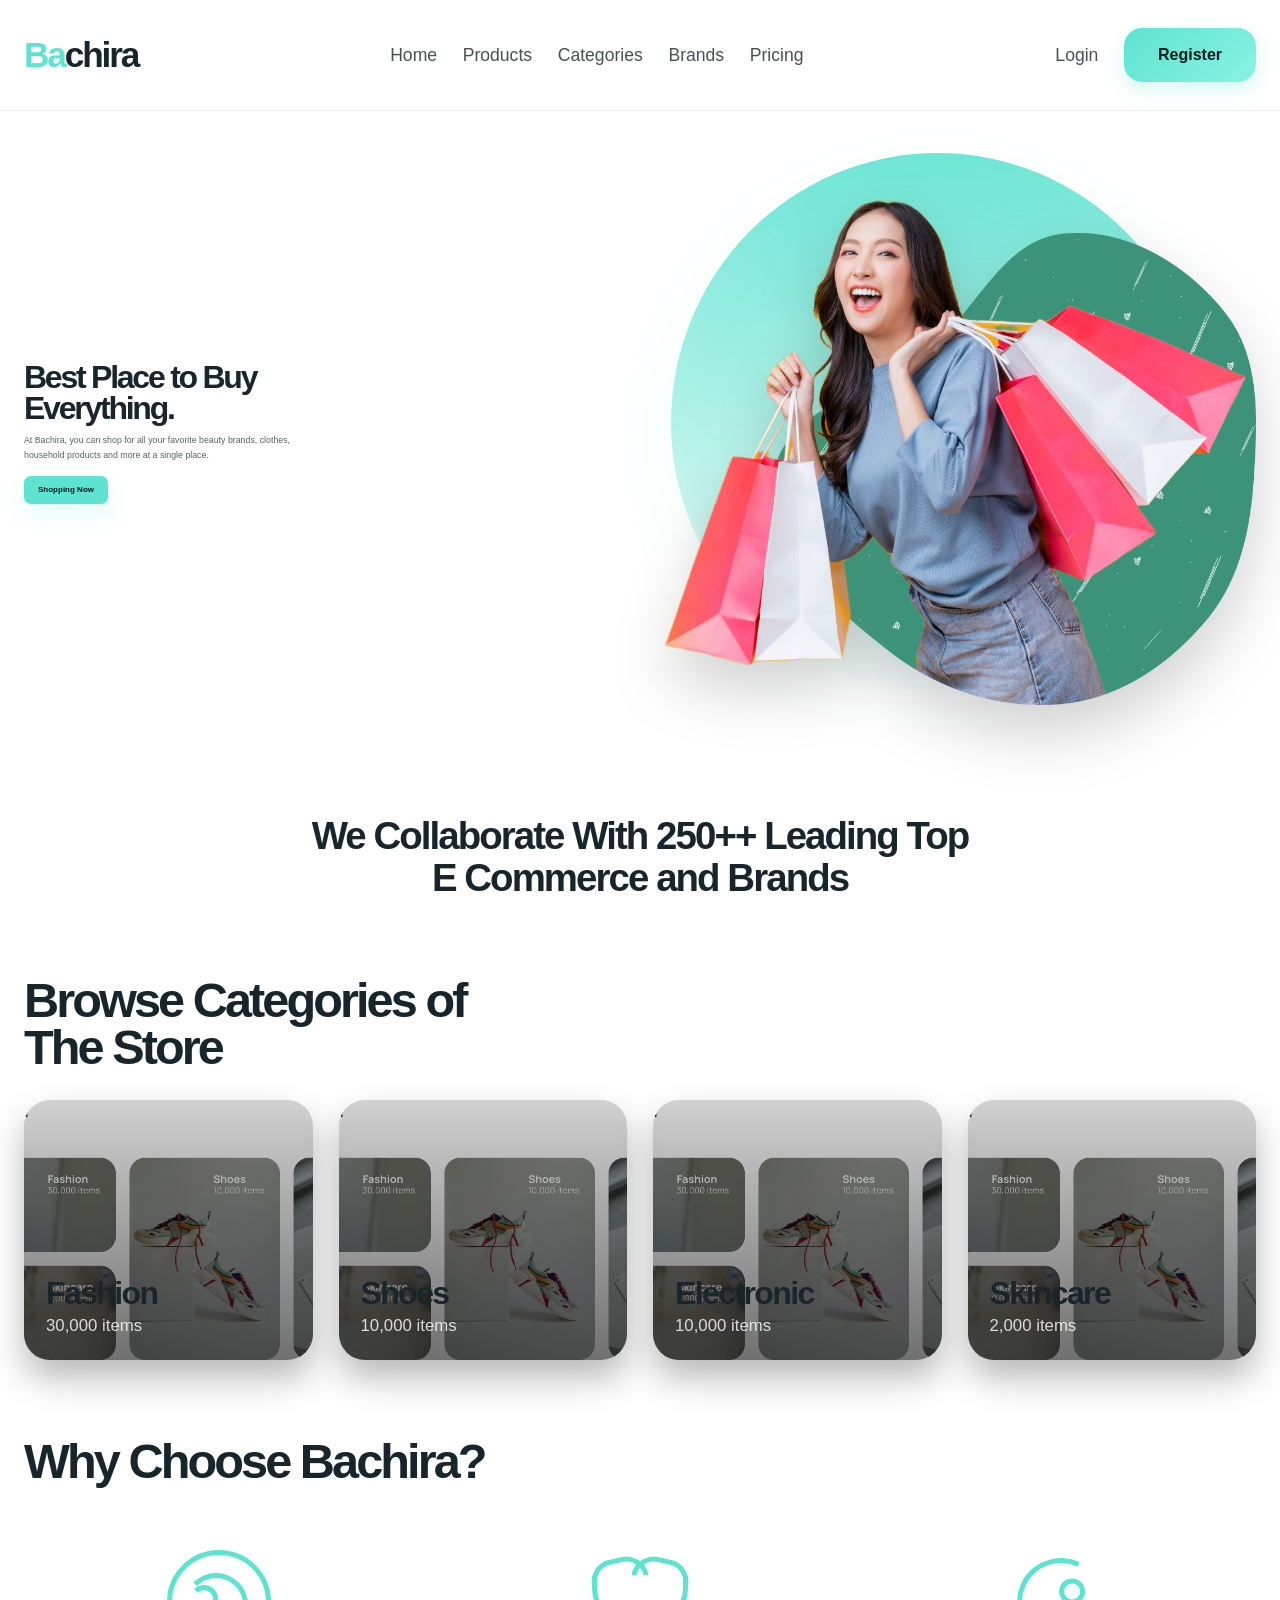
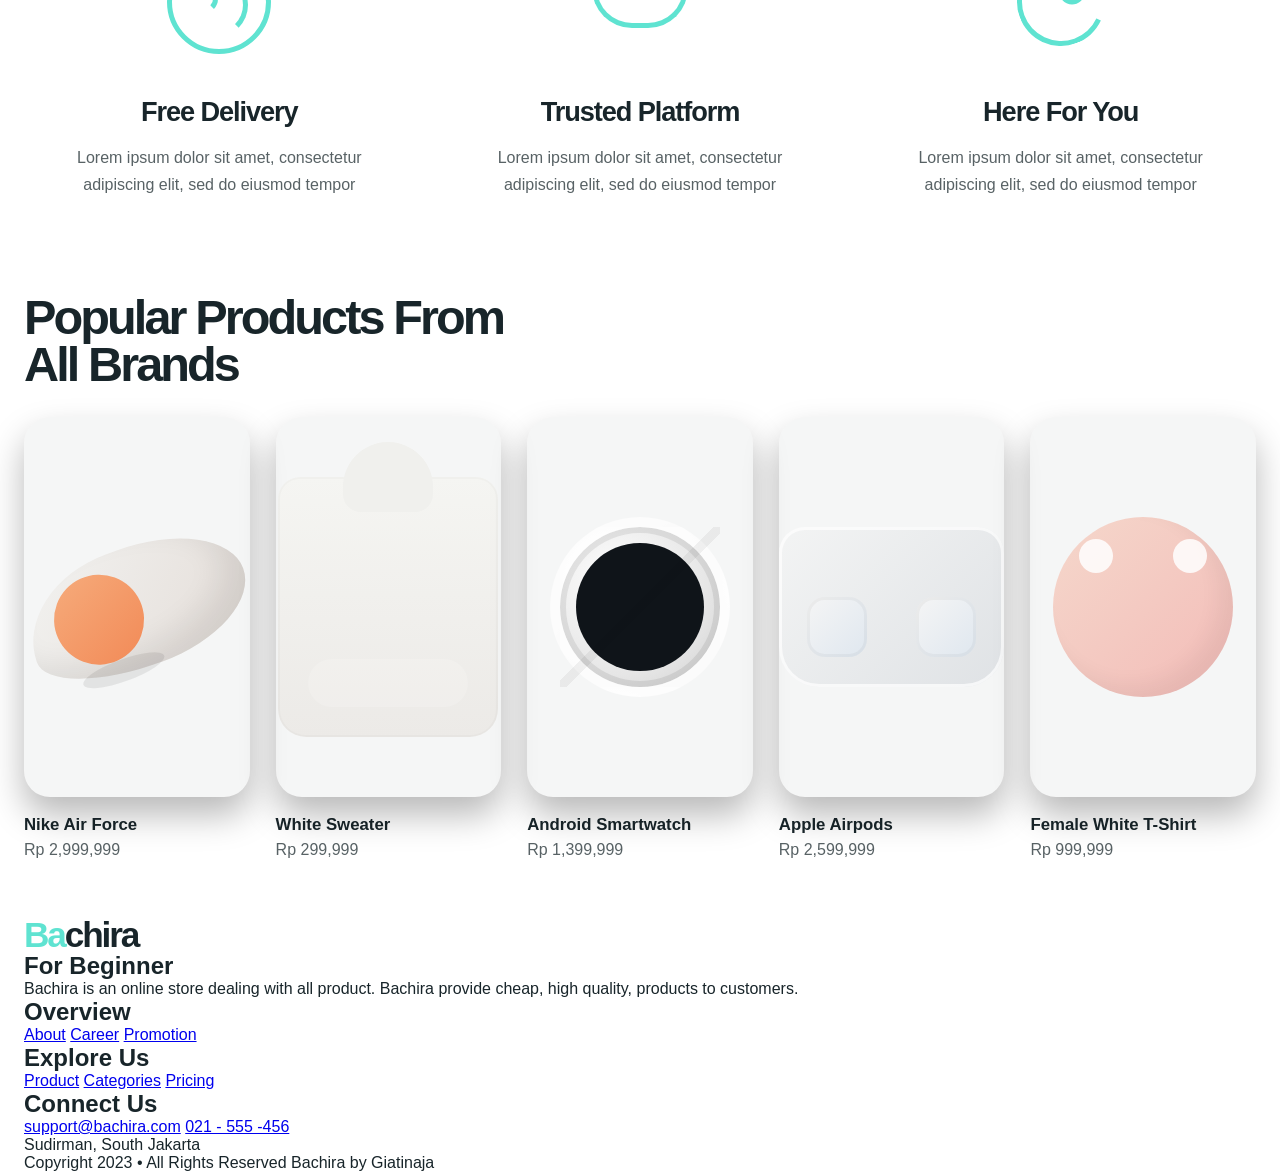
<file: praqtikuli samushao/mywebsite 4/index.html>
<!DOCTYPE html>
<html lang="en">
<head>
  <meta charset="UTF-8" />
  <meta name="viewport" content="width=device-width, initial-scale=1.0" />
  <title>Bachira Shop</title>
  <link rel="stylesheet" href="tamuna.css" />
</head>
<body>
  <div class="page-shell">
    <header class="site-header">
      <nav class="navbar container" aria-label="Main navigation">
        <a href="#" class="brand" aria-label="Bachira home"><span class="brand-accent">Ba</span>chira</a>

        <div class="nav-links">
          <a href="#">Home</a>
          <a href="#">Products</a>
          <a href="#">Categories</a>
          <a href="#">Brands</a>
          <a href="#">Pricing</a>
        </div>

        <div class="nav-actions">
          <a href="#" class="login-link">Login</a>
          <a href="#" class="register-btn">Register</a>
        </div>
      </nav>
    </header>

    <main>
      <section class="hero container">
        <div class="hero-copy">
          <h1>Best Place to Buy<br />Everything.</h1>
          <p class="hero-text">
            At Bachira, you can shop for all your favorite beauty brands, clothes,
            household products and more at a single place.
          </p>

          <div class="cta-row">
            <a href="#" class="primary-btn">Shopping Now</a>
          </div>
        </div>

        <div class="hero-visual" aria-label="Shopping hero artwork">
          <img src="hero_image.png" alt="Woman holding shopping bags" />
        </div>
      </section>

      <section class="collaboration-section container" aria-label="Our partners">
        <h2>We Collaborate With 250++ Leading Top<br />E Commerce and Brands</h2>
      </section>

      <section class="categories-section container" aria-labelledby="categories-title">
        <h2 id="categories-title">Browse Categories of<br />The Store</h2>

        <div class="category-grid">
          <article class="category-card fashion">
            <div class="card-label">
              <h3>Fashion</h3>
              <p>30,000 items</p>
            </div>
          </article>

          <article class="category-card shoes">
            <div class="card-label">
              <h3>Shoes</h3>
              <p>10,000 items</p>
            </div>
          </article>

          <article class="category-card electronics">
            <div class="card-label">
              <h3>Electronic</h3>
              <p>10,000 items</p>
            </div>
          </article>

          <article class="category-card skincare">
            <div class="card-label">
              <h3>Skincare</h3>
              <p>2,000 items</p>
            </div>
          </article>
        </div>
      </section>

      <section class="why-section container" aria-labelledby="why-title">
        <h2 id="why-title">Why Choose Bachira?</h2>

        <div class="why-grid">
          <article class="why-card">
            <div class="icon delivery-icon" aria-hidden="true">
              <span class="icon-circle"></span>
            </div>
            <h3>Free Delivery</h3>
            <p>Lorem ipsum dolor sit amet, consectetur adipiscing elit, sed do eiusmod tempor</p>
          </article>

          <article class="why-card">
            <div class="icon trusted-icon" aria-hidden="true">
              <span class="icon-hands"></span>
            </div>
            <h3>Trusted Platform</h3>
            <p>Lorem ipsum dolor sit amet, consectetur adipiscing elit, sed do eiusmod tempor</p>
          </article>

          <article class="why-card">
            <div class="icon support-icon" aria-hidden="true">
              <span class="icon-ring"></span>
            </div>
            <h3>Here For You</h3>
            <p>Lorem ipsum dolor sit amet, consectetur adipiscing elit, sed do eiusmod tempor</p>
          </article>
        </div>
      </section>

      <section class="products-section container" aria-labelledby="products-title">
        <h2 id="products-title">Popular Products From<br />All Brands</h2>

        <div class="product-grid">
          <article class="product-card">
            <div class="product-visual shoe-visual">
              <div class="shoe"></div>
            </div>
            <h3>Nike Air Force</h3>
            <p>Rp 2,999,999</p>
          </article>

          <article class="product-card">
            <div class="product-visual hoodie-visual">
              <div class="hoodie"></div>
            </div>
            <h3>White Sweater</h3>
            <p>Rp 299,999</p>
          </article>

          <article class="product-card">
            <div class="product-visual watch-visual">
              <div class="watch"></div>
            </div>
            <h3>Android Smartwatch</h3>
            <p>Rp 1,399,999</p>
          </article>

          <article class="product-card">
            <div class="product-visual earbuds-visual">
              <div class="earbuds-case"></div>
            </div>
            <h3>Apple Airpods</h3>
            <p>Rp 2,599,999</p>
          </article>

          <article class="product-card">
            <div class="product-visual female-visual">
              <div class="female-shoe"></div>
            </div>
            <h3>Female White T-Shirt</h3>
            <p>Rp 999,999</p>
          </article>
        </div>
      </section>
    </main>

    <footer class="site-footer">
      <div class="footer-grid container">
        <section class="footer-about" aria-label="About Bachira">
          <a href="#" class="brand"><span class="brand-accent">Ba</span>chira</a>
          <h2>For Beginner</h2>
          <p>Bachira is an online store dealing with all product. Bachira provide cheap, high quality, products to customers.</p>
        </section>

        <section class="footer-links" aria-label="Overview">
          <h2>Overview</h2>
          <a href="#">About</a>
          <a href="#">Career</a>
          <a href="#">Promotion</a>
        </section>

        <section class="footer-links" aria-label="Explore us">
          <h2>Explore Us</h2>
          <a href="#">Product</a>
          <a href="#">Categories</a>
          <a href="#">Pricing</a>
        </section>

        <section class="footer-links footer-contact" aria-label="Connect us">
          <h2>Connect Us</h2>
          <a href="mailto:support@bachira.com">support@bachira.com</a>
          <a href="tel:021555456">021 - 555 -456</a>
          <p>Sudirman, South Jakarta</p>
        </section>
      </div>

      <p class="copyright container">Copyright 2023 • All Rights Reserved Bachira by Giatinaja</p>
    </footer>
  </div>
</body>
</html>
</file>
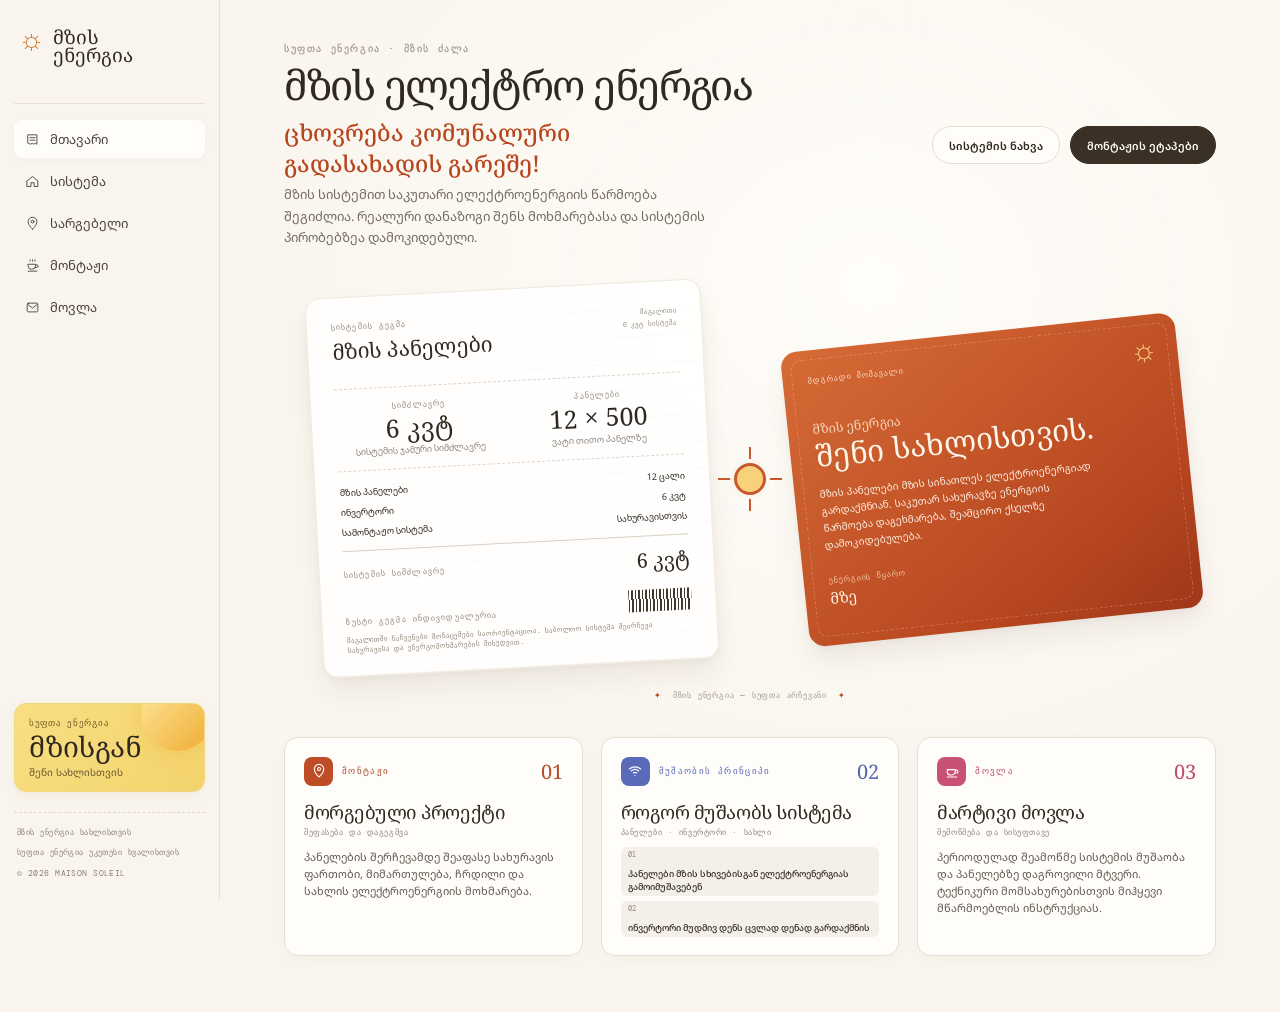
<file: praqtikuli samushao/mywebsit/8 ლექცია მზის პანელები/index.html>
<!doctype html>
<html lang="ka">
  <head>
    <meta charset="UTF-8" />
    <meta name="viewport" content="width=device-width, initial-scale=1.0" />
    <meta
      name="description"
      content="მზის ელექტრო ენერგია — ცხოვრება კომუნალური გადასახადის გარეშე! გაიგე მეტი მზის პანელებისა და სახლის მზის ელექტროსისტემის შესახებ."
    />
    <title>მზის ელექტრო ენერგია</title>
    <link rel="stylesheet" href="style.css" />
  </head>
  <body>
    <div class="guest-dashboard">
      <aside class="sidebar" aria-label="მზის პანელების გზამკვლევი">
        <a class="brand" href="#top" aria-label="მზის ენერგიის მთავარი გვერდი">
          <span class="brand-sun" aria-hidden="true">☼</span>
          <span>მზის<br />ენერგია</span>
        </a>

        <nav class="sidebar-nav" aria-label="გვერდის ნავიგაცია">
          <a class="nav-link is-active" href="#top" aria-current="page">
            <svg viewBox="0 0 24 24" aria-hidden="true"><path d="M5 4.5h14v15l-2.5-1.6-2.5 1.6-2.5-1.6L9 19.5l-4-1.6zM8 9h8M8 13h8" /></svg>
            <span>მთავარი</span>
          </a>
          <a class="nav-link" href="#receipt">
            <svg viewBox="0 0 24 24" aria-hidden="true"><path d="m3.5 11 8.5-7 8.5 7v9h-6v-6h-5v6h-6z" /></svg>
            <span>სისტემა</span>
          </a>
          <a class="nav-link" href="solar-benefits.html">
            <svg viewBox="0 0 24 24" aria-hidden="true"><path d="M12 21s7-6.1 7-12a7 7 0 1 0-14 0c0 5.9 7 12 7 12Z" /><circle cx="12" cy="9" r="2.3" /></svg>
            <span>სარგებელი</span>
          </a>
          <a class="nav-link" href="#installation">
            <svg viewBox="0 0 24 24" aria-hidden="true"><path d="M5 10h12v2a6 6 0 0 1-6 6h-1a5 5 0 0 1-5-5zM17 11h2a2 2 0 0 1 0 4h-3M8 5V3m4 2V3m4 2V3M5 21h14" /></svg>
            <span>მონტაჟი</span>
          </a>
          <a class="nav-link" href="#maintenance">
            <svg viewBox="0 0 24 24" aria-hidden="true"><rect x="3.5" y="5" width="17" height="14" rx="2" /><path d="m4.5 7 7.5 6 7.5-6" /></svg>
            <span>მოვლა</span>
          </a>
        </nav>

        <section class="weather-card" aria-label="მზის ენერგიის უპირატესობა">
          <div class="weather-sun" aria-hidden="true"></div>
          <p class="weather-label">სუფთა ენერგია</p>
          <p class="weather-temperature">მზისგან</p>
          <p class="weather-summary">შენი სახლისთვის</p>
        </section>

        <footer class="sidebar-footer">
          <p>მზის ენერგია სახლისთვის</p>
          <p>სუფთა ენერგია უკეთესი ხვალისთვის</p>
          <p>© 2026 Maison Soleil</p>
        </footer>
      </aside>

      <main id="top" class="main-content">
        <header class="page-header">
          <div>
            <p class="eyebrow">სუფთა ენერგია · მზის ძალა</p>
            <h1>მზის ელექტრო ენერგია</h1>
            <p class="hero-description">
              <strong>ცხოვრება კომუნალური გადასახადის გარეშე!</strong>
              <span>მზის სისტემით საკუთარი ელექტროენერგიის წარმოება შეგიძლია. რეალური დანაზოგი შენს მოხმარებასა და სისტემის პირობებზეა დამოკიდებული.</span>
            </p>
          </div>
          <div class="header-actions">
            <a class="button button-outline" href="#receipt">სისტემის ნახვა</a>
            <a class="button button-dark" href="#installation">მონტაჟის ეტაპები</a>
          </div>
        </header>

        <section class="stay-overview" aria-label="მზის ენერგიის სისტემა და მისი სარგებელი">
          <article class="receipt-card" id="receipt" aria-label="მზის პანელების სისტემის მონაცემები">
            <div class="receipt-heading">
              <div>
                <p class="receipt-label">სისტემის გეგმა</p>
                <h2>მზის პანელები</h2>
              </div>
              <p class="receipt-number">მაგალითი<br />6 კვტ სისტემა</p>
            </div>
            <div class="stay-dates">
              <div>
                <p class="receipt-label">სიმძლავრე</p>
                <p class="date">6 კვტ</p>
                <p class="date-note">სისტემის ჯამური სიმძლავრე</p>
              </div>
              <div>
                <p class="receipt-label">პანელები</p>
                <p class="date">12 × 500</p>
                <p class="date-note">ვატი თითო პანელზე</p>
              </div>
            </div>
            <div class="receipt-lines">
              <p><span>მზის პანელები</span><span>12 ცალი</span></p>
              <p><span>ინვერტორი</span><span>6 კვტ</span></p>
              <p><span>სამონტაჟო სისტემა</span><span>სახურავისთვის</span></p>
            </div>
            <div class="receipt-total">
              <span class="receipt-label">სისტემის სიმძლავრე</span>
              <strong>6 კვტ</strong>
            </div>
            <div class="receipt-barcode">
              <span class="receipt-label">ზუსტი გეგმა ინდივიდუალურია</span>
              <span class="barcode" aria-hidden="true"></span>
            </div>
            <p class="receipt-footnote">მაგალითში ნაჩვენები მონაცემები საორიენტაციოა. საბოლოო სისტემა შეირჩევა სახურავისა და ენერგომოხმარების მიხედვით.</p>
          </article>

          <div class="sun-illustration" aria-hidden="true">
            <span></span>
          </div>

          <article class="welcome-card" id="welcome">
            <span class="welcome-sun" aria-hidden="true">☼</span>
            <p class="welcome-kicker">მდგრადი მომავალი</p>
            <p class="welcome-intro">მზის ენერგია</p>
            <h2>შენი სახლისთვის.</h2>
            <p class="welcome-message">
              მზის პანელები მზის სინათლეს ელექტროენერგიად გარდაქმნიან. საკუთარ სახურავზე ენერგიის წარმოება დაგეხმარება, შეამცირო ქსელზე დამოკიდებულება.
            </p>
            <div class="welcome-room">
              <span>ენერგიის წყარო</span>
              <strong>მზე</strong>
            </div>
          </article>

          <p class="fan-hint"><span aria-hidden="true">✦</span> მზის ენერგია — სუფთა არჩევანი <span aria-hidden="true">✦</span></p>
        </section>

        <section class="info-grid" aria-label="მზის პანელების შესახებ">
          <article class="info-card" id="installation">
            <div class="info-topline">
              <span class="info-icon icon-arrival" aria-hidden="true">
                <svg viewBox="0 0 24 24"><path d="M12 21s7-6.1 7-12a7 7 0 1 0-14 0c0 5.9 7 12 7 12Z" /><circle cx="12" cy="9" r="2.3" /></svg>
              </span>
              <span class="info-category">მონტაჟი</span>
              <span class="info-number">01</span>
            </div>
            <h2>მორგებული პროექტი</h2>
            <p class="info-subtitle">შეფასება და დაგეგმვა</p>
            <p class="info-description">პანელების შერჩევამდე შეაფასე სახურავის ფართობი, მიმართულება, ჩრდილი და სახლის ელექტროენერგიის მოხმარება.</p>
          </article>

          <article class="info-card" id="system">
            <div class="info-topline">
              <span class="info-icon icon-wifi" aria-hidden="true">
                <svg viewBox="0 0 24 24"><path d="M3.5 9a13 13 0 0 1 17 0M6.5 12a8.5 8.5 0 0 1 11 0M9.5 15a4 4 0 0 1 5 0M12 19h.01" /></svg>
              </span>
              <span class="info-category">მუშაობის პრინციპი</span>
              <span class="info-number">02</span>
            </div>
            <h2>როგორ მუშაობს სისტემა</h2>
            <p class="info-subtitle">პანელები · ინვერტორი · სახლი</p>
            <div class="wifi-details">
              <p><span>01</span><strong>პანელები მზის სხივებისგან ელექტროენერგიას გამოიმუშავებენ</strong></p>
              <p><span>02</span><strong>ინვერტორი მუდმივ დენს ცვლად დენად გარდაქმნის</strong></p>
            </div>
          </article>

          <article class="info-card" id="maintenance">
            <div class="info-topline">
              <span class="info-icon icon-breakfast" aria-hidden="true">
                <svg viewBox="0 0 24 24"><path d="M5 10h12v2a6 6 0 0 1-6 6h-1a5 5 0 0 1-5-5zM17 11h2a2 2 0 0 1 0 4h-3M5 21h14" /></svg>
              </span>
              <span class="info-category">მოვლა</span>
              <span class="info-number">03</span>
            </div>
            <h2>მარტივი მოვლა</h2>
            <p class="info-subtitle">შემოწმება და სისუფთავე</p>
            <p class="info-description">პერიოდულად შეამოწმე სისტემის მუშაობა და პანელებზე დაგროვილი მტვერი. ტექნიკური მომსახურებისთვის მიჰყევი მწარმოებლის ინსტრუქციას.</p>
          </article>
        </section>

      </main>
    </div>
  </body>
</html>
</file>
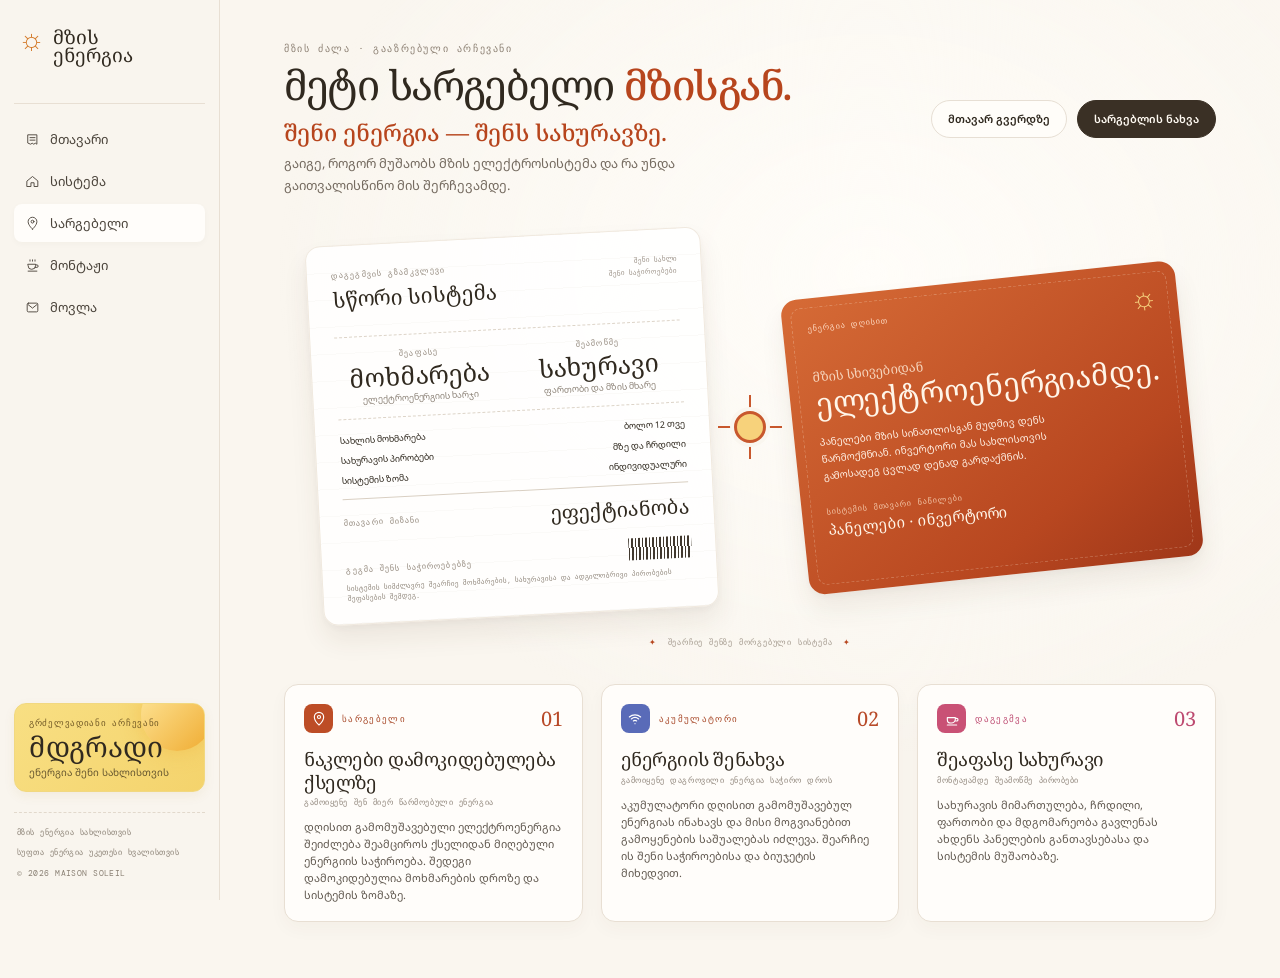
<file: praqtikuli samushao/mywebsit/8 ლექცია მზის პანელები/solar-benefits.html>
<!doctype html>
<html lang="ka">
  <head>
    <meta charset="UTF-8" />
    <meta name="viewport" content="width=device-width, initial-scale=1.0" />
    <meta
      name="description"
      content="გაიგე, როგორ მუშაობს მზის ენერგია, როდის გამოგადგება აკუმულატორი და რა უნდა გაითვალისწინო სისტემის შერჩევისას."
    />
    <title>მზის ენერგიის სარგებელი</title>
    <link rel="stylesheet" href="style.css" />
  </head>
  <body>
    <div class="guest-dashboard">
      <aside class="sidebar" aria-label="მზის ენერგიის გზამკვლევი">
        <a class="brand" href="index.html" aria-label="მთავარ გვერდზე დაბრუნება">
          <span class="brand-sun" aria-hidden="true">☼</span>
          <span>მზის<br />ენერგია</span>
        </a>

        <nav class="sidebar-nav" aria-label="გვერდის ნავიგაცია">
          <a class="nav-link" href="index.html">
            <svg viewBox="0 0 24 24" aria-hidden="true"><path d="M5 4.5h14v15l-2.5-1.6-2.5 1.6-2.5-1.6L9 19.5l-4-1.6zM8 9h8M8 13h8" /></svg>
            <span>მთავარი</span>
          </a>
          <a class="nav-link" href="#system-overview">
            <svg viewBox="0 0 24 24" aria-hidden="true"><path d="m3.5 11 8.5-7 8.5 7v9h-6v-6h-5v6h-6z" /></svg>
            <span>სისტემა</span>
          </a>
          <a class="nav-link is-active" href="#benefits" aria-current="page">
            <svg viewBox="0 0 24 24" aria-hidden="true"><path d="M12 21s7-6.1 7-12a7 7 0 1 0-14 0c0 5.9 7 12 7 12Z" /><circle cx="12" cy="9" r="2.3" /></svg>
            <span>სარგებელი</span>
          </a>
          <a class="nav-link" href="#installation">
            <svg viewBox="0 0 24 24" aria-hidden="true"><path d="M5 10h12v2a6 6 0 0 1-6 6h-1a5 5 0 0 1-5-5zM17 11h2a2 2 0 0 1 0 4h-3M8 5V3m4 2V3m4 2V3M5 21h14" /></svg>
            <span>მონტაჟი</span>
          </a>
          <a class="nav-link" href="#maintenance">
            <svg viewBox="0 0 24 24" aria-hidden="true"><rect x="3.5" y="5" width="17" height="14" rx="2" /><path d="m4.5 7 7.5 6 7.5-6" /></svg>
            <span>მოვლა</span>
          </a>
        </nav>

        <section class="weather-card" aria-label="მზის ენერგიის უპირატესობა">
          <div class="weather-sun" aria-hidden="true"></div>
          <p class="weather-label">გრძელვადიანი არჩევანი</p>
          <p class="weather-temperature">მდგრადი</p>
          <p class="weather-summary">ენერგია შენი სახლისთვის</p>
        </section>

        <footer class="sidebar-footer">
          <p>მზის ენერგია სახლისთვის</p>
          <p>სუფთა ენერგია უკეთესი ხვალისთვის</p>
          <p>© 2026 Maison Soleil</p>
        </footer>
      </aside>

      <main id="top" class="main-content">
        <header class="page-header">
          <div>
            <p class="eyebrow">მზის ძალა · გააზრებული არჩევანი</p>
            <h1>მეტი სარგებელი <em>მზისგან.</em></h1>
            <p class="hero-description">
              <strong>შენი ენერგია — შენს სახურავზე.</strong>
              <span>გაიგე, როგორ მუშაობს მზის ელექტროსისტემა და რა უნდა გაითვალისწინო მის შერჩევამდე.</span>
            </p>
          </div>
          <div class="header-actions">
            <a class="button button-outline" href="index.html">მთავარ გვერდზე</a>
            <a class="button button-dark" href="#benefits">სარგებლის ნახვა</a>
          </div>
        </header>

        <section class="stay-overview" id="system-overview" aria-label="მზის სისტემის დაგეგმვა">
          <article class="receipt-card" aria-label="სისტემის დაგეგმვის ძირითადი საკითხები">
            <div class="receipt-heading">
              <div>
                <p class="receipt-label">დაგეგმვის გზამკვლევი</p>
                <h2>სწორი სისტემა</h2>
              </div>
              <p class="receipt-number">შენი სახლი<br />შენი საჭიროებები</p>
            </div>
            <div class="stay-dates">
              <div>
                <p class="receipt-label">შეაფასე</p>
                <p class="date">მოხმარება</p>
                <p class="date-note">ელექტროენერგიის ხარჯი</p>
              </div>
              <div>
                <p class="receipt-label">შეამოწმე</p>
                <p class="date">სახურავი</p>
                <p class="date-note">ფართობი და მზის მხარე</p>
              </div>
            </div>
            <div class="receipt-lines">
              <p><span>სახლის მოხმარება</span><span>ბოლო 12 თვე</span></p>
              <p><span>სახურავის პირობები</span><span>მზე და ჩრდილი</span></p>
              <p><span>სისტემის ზომა</span><span>ინდივიდუალური</span></p>
            </div>
            <div class="receipt-total">
              <span class="receipt-label">მთავარი მიზანი</span>
              <strong>ეფექტიანობა</strong>
            </div>
            <div class="receipt-barcode">
              <span class="receipt-label">გეგმა შენს საჭიროებებზე</span>
              <span class="barcode" aria-hidden="true"></span>
            </div>
            <p class="receipt-footnote">სისტემის სიმძლავრე შეარჩიე მოხმარების, სახურავისა და ადგილობრივი პირობების შეფასების შემდეგ.</p>
          </article>

          <div class="sun-illustration" aria-hidden="true">
            <span></span>
          </div>

          <article class="welcome-card" aria-label="მზის ენერგიის მუშაობის პრინციპი">
            <span class="welcome-sun" aria-hidden="true">☼</span>
            <p class="welcome-kicker">ენერგია დღისით</p>
            <p class="welcome-intro">მზის სხივებიდან</p>
            <h2>ელექტროენერგიამდე.</h2>
            <p class="welcome-message">
              პანელები მზის სინათლისგან მუდმივ დენს წარმოქმნიან. ინვერტორი მას სახლისთვის გამოსადეგ ცვლად დენად გარდაქმნის.
            </p>
            <div class="welcome-room">
              <span>სისტემის მთავარი ნაწილები</span>
              <strong>პანელები · ინვერტორი</strong>
            </div>
          </article>

          <p class="fan-hint"><span aria-hidden="true">✦</span> შეარჩიე შენზე მორგებული სისტემა <span aria-hidden="true">✦</span></p>
        </section>

        <section class="info-grid" aria-label="მზის ენერგიის სარგებელი და დაგეგმვა">
          <article class="info-card" id="benefits">
            <div class="info-topline">
              <span class="info-icon icon-arrival" aria-hidden="true">
                <svg viewBox="0 0 24 24"><path d="M12 21s7-6.1 7-12a7 7 0 1 0-14 0c0 5.9 7 12 7 12Z" /><circle cx="12" cy="9" r="2.3" /></svg>
              </span>
              <span class="info-category">სარგებელი</span>
              <span class="info-number">01</span>
            </div>
            <h2>ნაკლები დამოკიდებულება ქსელზე</h2>
            <p class="info-subtitle">გამოიყენე შენ მიერ წარმოებული ენერგია</p>
            <p class="info-description">დღისით გამომუშავებული ელექტროენერგია შეიძლება შეამციროს ქსელიდან მიღებული ენერგიის საჭიროება. შედეგი დამოკიდებულია მოხმარების დროზე და სისტემის ზომაზე.</p>
          </article>

          <article class="info-card" id="installation">
            <div class="info-topline">
              <span class="info-icon icon-wifi" aria-hidden="true">
                <svg viewBox="0 0 24 24"><path d="M3.5 9a13 13 0 0 1 17 0M6.5 12a8.5 8.5 0 0 1 11 0M9.5 15a4 4 0 0 1 5 0M12 19h.01" /></svg>
              </span>
              <span class="info-category">აკუმულატორი</span>
              <span class="info-number">02</span>
            </div>
            <h2>ენერგიის შენახვა</h2>
            <p class="info-subtitle">გამოიყენე დაგროვილი ენერგია საჭირო დროს</p>
            <p class="info-description">აკუმულატორი დღისით გამომუშავებულ ენერგიას ინახავს და მისი მოგვიანებით გამოყენების საშუალებას იძლევა. შეარჩიე ის შენი საჭიროებისა და ბიუჯეტის მიხედვით.</p>
          </article>

          <article class="info-card" id="maintenance">
            <div class="info-topline">
              <span class="info-icon icon-breakfast" aria-hidden="true">
                <svg viewBox="0 0 24 24"><path d="M5 10h12v2a6 6 0 0 1-6 6h-1a5 5 0 0 1-5-5zM17 11h2a2 2 0 0 1 0 4h-3M5 21h14" /></svg>
              </span>
              <span class="info-category">დაგეგმვა</span>
              <span class="info-number">03</span>
            </div>
            <h2>შეაფასე სახურავი</h2>
            <p class="info-subtitle">მონტაჟამდე შეამოწმე პირობები</p>
            <p class="info-description">სახურავის მიმართულება, ჩრდილი, ფართობი და მდგომარეობა გავლენას ახდენს პანელების განთავსებასა და სისტემის მუშაობაზე.</p>
          </article>
        </section>
      </main>
    </div>
  </body>
</html>
</file>
<file: praqtikuli samushao/mywebsite 4/tamuna.css>
:root {
  --bg: #ffffff;
  --bg-soft: #f7f9f8;
  --surface: rgba(9, 31, 37, 0.04);
  --surface-strong: #f5f5f3;
  --text: #18252a;
  --muted: rgba(24, 37, 42, 0.72);
  --accent: #5fe3d1;
  --accent-strong: #3dc4b4;
  --yellow: #f4e63b;
  --green: #67d9b8;
  --card-dark: #0b1216;
  --shadow: 0 18px 35px rgba(0, 0, 0, 0.28);
}

* {
  margin: 0;
  padding: 0;
  box-sizing: border-box;
}

html {
  scroll-behavior: smooth;
}

body {
  font-family: Arial, Helvetica, sans-serif;
  background: var(--bg);
  color: var(--text);
}

html,
.page-shell {
  background-color: var(--bg);
}

img {
  max-width: 100%;
  display: block;
}

button,
a {
  font: inherit;
}

.page-shell {
  min-height: 100vh;
}

.container {
  width: min(1280px, calc(100% - 48px));
  margin: 0 auto;
}

.site-header {
  position: sticky;
  top: 0;
  z-index: 20;
  background: rgba(255, 255, 255, 0.9);
  -webkit-backdrop-filter: blur(18px);
  backdrop-filter: blur(18px);
  border-bottom: 1px solid rgba(24, 37, 42, 0.08);
}

.navbar {
  display: flex;
  align-items: center;
  justify-content: space-between;
  min-height: 110px;
  gap: 32px;
}

.brand {
  text-decoration: none;
  color: var(--text);
  font-size: clamp(2.2rem, 2vw, 3.2rem);
  font-weight: 700;
  letter-spacing: -0.06em;
  line-height: 1;
}

.brand-accent {
  color: var(--accent);
}

.nav-links,
.nav-actions {
  display: flex;
  align-items: center;
  gap: clamp(18px, 2vw, 34px);
}

.nav-links a,
.login-link {
  color: rgba(24, 37, 42, 0.8);
  text-decoration: none;
  font-size: 1.1rem;
  transition: color 0.25s ease, opacity 0.25s ease;
}

.nav-links a:hover,
.login-link:hover {
  color: var(--accent);
}

.register-btn {
  display: inline-flex;
  align-items: center;
  justify-content: center;
  min-width: 132px;
  min-height: 54px;
  padding: 0 28px;
  text-decoration: none;
  color: #031b20;
  background: linear-gradient(135deg, var(--accent), #88f3e0);
  border-radius: 18px;
  font-weight: 700;
  box-shadow: 0 8px 18px rgba(95, 227, 209, 0.25);
}

.hero {
  display: grid;
  grid-template-columns: 1.05fr 1fr;
  align-items: center;
  padding: 20px 0 36px;
  gap: 18px;
}

.hero-copy {
  position: relative;
  z-index: 1;
  justify-self: start;
  text-align: left;
  grid-column: 1;
  grid-row: 1;
}

.eyebrow {
  display: inline-block;
  margin-bottom: 9px;
  color: var(--accent);
  letter-spacing: 0.08em;
  text-transform: uppercase;
  font-size: 0.36rem;
  font-weight: 700;
}

.hero h1 {
  font-size: clamp(1.6rem, 2.5vw, 2.6rem);
  line-height: 0.95;
  letter-spacing: -0.07em;
  font-weight: 800;
  margin-bottom: 10px;
  max-width: 310px;
}

.hero h1 span {
  color: var(--accent);
}

.hero-text {
  font-size: 0.55rem;
  line-height: 1.7;
  color: var(--muted);
  max-width: 280px;
  margin: 0 0 13px;
}

.cta-row {
  display: flex;
  flex-wrap: wrap;
  justify-content: flex-start;
  gap: 9px;
  margin-bottom: 16px;
}

.primary-btn,
.secondary-btn {
  display: inline-flex;
  align-items: center;
  justify-content: center;
  text-decoration: none;
  border-radius: 7px;
  min-height: 28px;
  padding: 0 14px;
  font-weight: 700;
  font-size: 0.5rem;
  transition: transform 0.2s ease, box-shadow 0.2s ease;
}

.primary-btn {
  background: var(--accent);
  color: #06171d;
  box-shadow: 0 10px 24px rgba(95, 227, 209, 0.18);
}

.secondary-btn {
  border: 1px solid rgba(24, 37, 42, 0.18);
  color: var(--text);
  background: rgba(24, 37, 42, 0.02);
}

.primary-btn:hover,
.secondary-btn:hover,
.register-btn:hover {
  transform: translateY(-1px);
}

.hero-metrics {
  list-style: none;
  display: flex;
  flex-wrap: wrap;
  justify-content: flex-start;
  gap: 9px;
  padding: 0;
}

.hero-metrics li {
  min-width: 75px;
}

.hero-metrics strong {
  display: block;
  color: var(--text);
  font-size: clamp(0.85rem, 1vw, 1.25rem);
  line-height: 1;
  letter-spacing: -0.05em;
  margin-bottom: 3px;
}

.hero-metrics span {
  color: var(--muted);
  font-size: 0.475rem;
}

.hero-visual {
  position: relative;
  min-height: 620px;
  display: flex;
  align-items: center;
  justify-content: center;
  grid-column: 2;
  grid-row: 1;
}

.hero-visual::before {
  content: "";
  position: absolute;
  right: 52px;
  top: 22px;
  width: min(540px, 90%);
  height: 540px;
  background: linear-gradient(180deg, rgba(95, 227, 209, 0.9), rgba(0, 0, 0, 0));
  border-radius: 50% 50% 48% 52% / 50% 50% 50% 50%;
  filter: drop-shadow(0 28px 26px rgba(95, 227, 209, 0.18));
}

.hero-visual img {
  position: relative;
  z-index: 2;
  width: min(680px, 100%);
  filter: drop-shadow(0 28px 30px rgba(0, 0, 0, 0.18));
}

.collaboration-section {
  padding: 28px 0 58px;
  text-align: center;
}

.collaboration-section h2 {
  font-size: clamp(1.7rem, 3vw, 2.8rem);
  line-height: 1.1;
  letter-spacing: -0.05em;
}

.categories-section,
.products-section,
.why-section {
  padding-top: 20px;
  padding-bottom: 58px;
}

.categories-section h2,
.products-section h2,
.why-section h2 {
  font-size: clamp(2.6rem, 3.8vw, 4.6rem);
  letter-spacing: -0.06em;
  line-height: 0.95;
  margin-bottom: 30px;
  font-weight: 800;
}

.categories-section h2 span,
.why-section h2 span {
  color: var(--accent);
}

.category-grid {
  display: grid;
  grid-template-columns: repeat(4, minmax(0, 1fr));
  gap: 26px;
}

.category-card {
  position: relative;
  min-height: 260px;
  border-radius: 26px;
  overflow: hidden;
  box-shadow: var(--shadow);
  display: flex;
  align-items: flex-end;
  padding: 24px 22px;
  background-size: cover;
  background-position: center;
}

.category-card::before {
  content: "";
  position: absolute;
  inset: 0;
  background: linear-gradient(180deg, rgba(0, 0, 0, 0.18), rgba(0, 0, 0, 0.56));
}

.card-label {
  position: relative;
  z-index: 1;
}

.category-card h3 {
  font-size: clamp(2rem, 2.5vw, 3rem);
  letter-spacing: -0.05em;
  font-weight: 700;
  margin-bottom: 4px;
}

.category-card p {
  color: rgba(255, 255, 255, 0.82);
  font-size: 1.05rem;
}

.category-card.fashion {
  background-image: url('Categories.png');
}

.category-card.shoes {
  background-image: url('Categories.png');
}

.category-card.skincare {
  background-image: url('Categories.png');
}

.category-card.electronics {
  background-image: url('Categories.png');
}

.product-grid {
  display: grid;
  grid-template-columns: repeat(5, minmax(0, 1fr));
  gap: 26px;
}

.product-card {
  min-width: 0;
}

.product-visual {
  position: relative;
  height: 380px;
  border-radius: 26px;
  overflow: hidden;
  background: var(--surface);
  box-shadow: var(--shadow);
  display: flex;
  align-items: center;
  justify-content: center;
  margin-bottom: 18px;
}

.product-card h3 {
  font-size: 1.05rem;
  margin-bottom: 6px;
  font-weight: 700;
}

.product-card p {
  color: var(--muted);
}

.shoe {
  position: relative;
  width: 250px;
  height: 120px;
  background: linear-gradient(135deg, #f2f2f0, #e4ddd8);
  border-radius: 45% 50% 48% 52% / 65% 50% 50% 35%;
  transform: rotate(-20deg);
  box-shadow: inset -18px -18px 30px rgba(0, 0, 0, 0.08);
}

.shoe::before,
.shoe::after {
  content: "";
  position: absolute;
  border-radius: 50%;
}

.shoe::before {
  width: 90px;
  height: 90px;
  background: linear-gradient(135deg, #f6ab7b, #f28a57);
  left: 28px;
  top: 14px;
  transform: rotate(18deg);
}

.shoe::after {
  width: 86px;
  height: 22px;
  left: 36px;
  bottom: -6px;
  background: rgba(0, 0, 0, 0.08);
  border-radius: 50%;
}

.hoodie {
  width: 220px;
  height: 260px;
  border-radius: 22px 22px 28px 28px;
  background: linear-gradient(180deg, #f5f5f2, #eceae7);
  position: relative;
  box-shadow: inset 0 0 0 2px rgba(0, 0, 0, 0.02);
}

.hoodie::before,
.hoodie::after {
  content: "";
  position: absolute;
  background: #f0f0ed;
}

.hoodie::before {
  width: 90px;
  height: 70px;
  left: 65px;
  top: -35px;
  border-radius: 45px 45px 18px 18px;
}

.hoodie::after {
  width: 160px;
  height: 48px;
  left: 30px;
  bottom: 30px;
  border-radius: 100px;
  background: rgba(255, 255, 255, 0.15);
}

.watch {
  position: relative;
  width: 180px;
  height: 180px;
  border-radius: 50%;
  background: radial-gradient(circle at 35% 35%, #fff, #e6e6e6 62%, #cecece 100%);
  border: 10px solid rgba(255, 255, 255, 0.9);
  box-shadow: inset 0 0 0 6px rgba(0, 0, 0, 0.08);
}

.watch::before {
  content: "";
  position: absolute;
  inset: 16px;
  border-radius: 50%;
  background: #0f1419;
}

.watch::after {
  content: "";
  position: absolute;
  inset: 0;
  background: linear-gradient(135deg, transparent 48%, rgba(0, 0, 0, 0.05) 48% 52%, transparent 52%);
}

.earbuds-case {
  position: relative;
  width: 230px;
  height: 160px;
  border-radius: 26px 26px 40px 40px;
  background: linear-gradient(135deg, #f3f4f4, #dfe2e5);
  box-shadow: inset 0 0 0 3px rgba(255, 255, 255, 0.72);
}

.earbuds-case::before,
.earbuds-case::after {
  content: "";
  position: absolute;
  width: 60px;
  height: 60px;
  border-radius: 18px;
  background: linear-gradient(135deg, #f5f5f5, #dfe7ef);
  box-shadow: inset 0 0 0 3px rgba(0, 0, 0, 0.04);
}

.earbuds-case::before {
  left: 28px;
  bottom: 30px;
}

.earbuds-case::after {
  right: 28px;
  bottom: 30px;
}

.female-shoe {
  position: relative;
  width: 180px;
  height: 180px;
  border-radius: 50%;
  background: linear-gradient(135deg, #f5d7cb, #f3bcb8);
  box-shadow: inset -14px -12px 20px rgba(0, 0, 0, 0.05);
}

.female-shoe::before,
.female-shoe::after {
  content: "";
  position: absolute;
  background: rgba(255, 255, 255, 0.85);
  border-radius: 50%;
}

.female-shoe::before {
  width: 34px;
  height: 34px;
  left: 26px;
  top: 22px;
}

.female-shoe::after {
  width: 34px;
  height: 34px;
  right: 26px;
  top: 22px;
}

.why-grid {
  display: grid;
  grid-template-columns: repeat(3, minmax(0, 1fr));
  gap: 30px;
  text-align: center;
}

.why-card {
  padding: 18px 20px;
}

.icon {
  width: 140px;
  height: 140px;
  margin: 0 auto 24px;
  position: relative;
  display: grid;
  place-items: center;
  color: var(--accent);
}

.icon-circle {
  position: absolute;
  inset: 18px;
  border: 5px solid currentColor;
  border-radius: 50%;
}

.icon-circle::before,
.icon-circle::after {
  content: "";
  position: absolute;
  border: 5px solid currentColor;
  border-left-color: transparent;
  border-bottom-color: transparent;
  border-radius: 50%;
}

.icon-circle::before {
  width: 54px;
  height: 54px;
  right: 18px;
  top: 18px;
}

.icon-circle::after {
  width: 18px;
  height: 18px;
  left: 18px;
  top: 30px;
}

.icon-hands {
  position: relative;
  width: 96px;
  height: 52px;
  display: block;
  border: 5px solid currentColor;
  border-top: 0;
  border-radius: 0 0 40px 40px;
}

.icon-hands::before,
.icon-hands::after {
  content: "";
  position: absolute;
  width: 48px;
  height: 18px;
  border: 5px solid currentColor;
  border-bottom: 0;
  border-radius: 24px 24px 0 0;
  top: -18px;
}

.icon-hands::before {
  left: -8px;
  transform: rotate(-12deg);
}

.icon-hands::after {
  right: -8px;
  transform: rotate(12deg);
}

.icon-ring {
  position: relative;
  width: 88px;
  height: 88px;
  border: 5px solid currentColor;
  border-right-color: transparent;
  border-radius: 50%;
  transform: rotate(-20deg);
}

.icon-ring::before {
  content: "";
  position: absolute;
  width: 16px;
  height: 16px;
  border: 5px solid currentColor;
  border-radius: 50%;
  right: 12px;
  top: 20px;
  background: rgba(95, 227, 209, 0.06);
}

.why-card h3 {
  font-size: clamp(1.7rem, 2vw, 2.5rem);
  letter-spacing: -0.04em;
  margin-bottom: 16px;
}

.why-card p {
  font-size: 1rem;
  line-height: 1.7;
  color: var(--muted);
}

@media (max-width: 1100px) {
  .navbar {
    flex-wrap: wrap;
    justify-content: center;
    padding: 20px 0;
  }

  .category-grid {
    grid-template-columns: repeat(2, minmax(0, 1fr));
  }

  .product-grid {
    grid-template-columns: repeat(3, minmax(0, 1fr));
  }
}

@media (max-width: 760px) {
  .container {
    width: min(100% - 24px, 1280px);
  }

  .nav-links {
    flex-wrap: wrap;
    justify-content: center;
  }

  .brand {
    font-size: 2.2rem;
  }

  .hero {
    padding-top: 24px;
    grid-template-columns: 1fr;
    text-align: left;
  }

  .hero-copy,
  .hero-visual {
    grid-column: 1;
    grid-row: auto;
  }

  .hero-copy {
    justify-self: start;
    text-align: left;
  }

  .hero-text {
    margin-left: 0;
    margin-right: 0;
  }

  .cta-row {
    justify-content: flex-start;
  }

  .hero-metrics {
    justify-content: flex-start;
  }

  .category-grid,
  .product-grid,
  .why-grid {
    grid-template-columns: 1fr;
  }

  .product-visual {
    height: 300px;
  }

  .categories-section h2,
  .products-section h2,
  .why-section h2 {
    margin-bottom: 22px;
  }
}
</file>
<file: praqtikuli samushao/mywebsit/8 ლექცია მზის პანელები/style.css>
@import url("https://fonts.googleapis.com/css2?family=DM+Mono:wght@400;500&family=Noto+Sans+Georgian:wght@400;500;600;700&family=Noto+Serif+Georgian:wght@400;500&display=swap");

:root {
  color-scheme: light;
  --paper: #faf6ef;
  --paper-deep: #f3ece1;
  --ink: #30291f;
  --muted: #8c8275;
  --line: #e8dfd3;
  --rust: #b7451d;
  --rust-deep: #9f3515;
  --serif: "Noto Serif Georgian", Georgia, serif;
  --sans: "Noto Sans Georgian", Arial, sans-serif;
  --mono: "DM Mono", "Courier New", monospace;
  font-family: var(--sans);
  color: var(--ink);
  background: var(--paper);
  font-synthesis: none;
  text-rendering: optimizeLegibility;
}

* {
  box-sizing: border-box;
}

html {
  min-width: 320px;
  scroll-behavior: smooth;
}

body {
  min-width: 320px;
  min-height: 100vh;
  margin: 0;
  background:
    radial-gradient(ellipse at 68% 28%, #fffdf9 0, transparent 37rem),
    var(--paper);
}

button,
a {
  -webkit-tap-highlight-color: transparent;
}

button {
  font: inherit;
}

.guest-dashboard {
  display: flex;
  min-height: 100vh;
}

.sidebar {
  position: sticky;
  top: 0;
  display: flex;
  flex-direction: column;
  flex: 0 0 220px;
  height: 100vh;
  min-height: 620px;
  padding: 28px 14px 20px;
  border-right: 1px solid var(--line);
  background: #f9f5ee;
}

.brand {
  display: flex;
  align-items: flex-start;
  gap: 8px;
  min-height: 76px;
  padding: 0 4px 21px;
  border-bottom: 1px solid var(--line);
  color: var(--ink);
  font-family: var(--serif);
  font-size: 19px;
  line-height: 0.96;
  text-decoration: none;
}

.brand-sun {
  color: #d37826;
  font-family: Georgia, serif;
  font-size: 29px;
  line-height: 0.8;
}

.sidebar-nav {
  display: flex;
  flex-direction: column;
  gap: 4px;
  padding-top: 16px;
}

.nav-link {
  display: flex;
  align-items: center;
  gap: 10px;
  min-height: 38px;
  padding: 0 10px;
  border: 1px solid transparent;
  border-radius: 8px;
  color: #4a433a;
  font-size: 13px;
  text-decoration: none;
  transition: background-color 160ms ease, border-color 160ms ease, color 160ms ease;
}

.nav-link:hover,
.nav-link:focus-visible {
  border-color: #f0c943;
  background: #f7d857;
  color: #30291f;
  outline: none;
}

.nav-link.is-active {
  background: #fffdfa;
  box-shadow: 0 2px 6px #4c321008;
}

.nav-link svg {
  width: 15px;
  height: 15px;
  flex: 0 0 15px;
  fill: none;
  stroke: currentColor;
  stroke-linecap: round;
  stroke-linejoin: round;
  stroke-width: 1.45;
}

.nav-alert {
  display: flex;
  align-items: center;
  justify-content: center;
  width: 15px;
  height: 15px;
  margin-left: auto;
  border-radius: 50%;
  color: #fff;
  background: var(--rust);
  font-family: var(--mono);
  font-size: 9px;
}

.weather-card {
  position: relative;
  overflow: hidden;
  margin-top: auto;
  padding: 13px 14px 12px;
  border: 1px solid #f1d880;
  border-radius: 12px;
  background: linear-gradient(130deg, #f8df83, #f4d36c);
  box-shadow: 0 4px 12px #9a6d1a12;
}

.weather-card p {
  position: relative;
  margin: 0;
}

.weather-label {
  color: #725a26;
  font-family: var(--mono);
  font-size: 9px;
  letter-spacing: 0.08em;
  text-transform: uppercase;
}

.weather-temperature {
  margin-top: 2px !important;
  font-family: var(--serif);
  font-size: 28px;
  line-height: 1.1;
}

.weather-summary {
  margin-top: 3px !important;
  color: #65562f;
  font-size: 10px;
}

.weather-sun {
  position: absolute;
  top: -25px;
  right: -9px;
  width: 72px;
  height: 72px;
  border-radius: 50%;
  background: linear-gradient(135deg, #ffeaa0, #efaa2f);
  box-shadow: 0 0 22px #efaa2f70;
}

.sidebar-footer {
  display: flex;
  flex-direction: column;
  gap: 8px;
  margin-top: 20px;
  padding: 13px 3px 0;
  border-top: 1px dashed #e2d9cc;
  color: #8a8074;
  font-family: var(--mono);
  font-size: 8px;
  letter-spacing: 0.055em;
  line-height: 1.6;
  text-transform: uppercase;
}

.sidebar-footer p {
  margin: 0;
}

.main-content {
  flex: 1 1 auto;
  min-width: 0;
  width: min(100%, 1500px);
  margin: 0 auto;
  padding: 42px clamp(28px, 5vw, 88px) 56px;
}

.page-header {
  display: flex;
  align-items: center;
  justify-content: space-between;
  gap: 24px;
  min-height: 65px;
}

.eyebrow,
.receipt-footnote,
.receipt-label,
.receipt-number,
.welcome-kicker,
.welcome-room span,
.info-category,
.info-subtitle {
  font-family: var(--mono);
  text-transform: uppercase;
}

.eyebrow {
  margin: 0 0 7px;
  color: #8d8174;
  font-size: 10px;
  letter-spacing: 0.16em;
}

.page-header h1 {
  margin: 0;
  font-family: var(--serif);
  font-size: clamp(29px, 3.2vw, 43px);
  font-weight: 400;
  letter-spacing: -0.035em;
  line-height: 1.1;
}

.page-header h1 em {
  color: var(--rust);
  font-weight: 500;
}

.hero-description {
  max-width: 430px;
  margin: 10px 0 0;
  color: #756b60;
  font-size: 13px;
  line-height: 1.65;
}

.hero-description strong {
  display: block;
  color: var(--rust);
  font-family: var(--serif);
  font-size: clamp(18px, 2vw, 23px);
  font-weight: 500;
  line-height: 1.35;
}

.hero-description span {
  display: block;
  margin-top: 5px;
}

.header-actions {
  display: flex;
  align-items: center;
  gap: 10px;
}

.button {
  display: inline-flex;
  align-items: center;
  min-height: 38px;
  padding: 0 16px;
  border: 1px solid transparent;
  border-radius: 999px;
  font-size: 11px;
  font-weight: 600;
  text-decoration: none;
  transition: transform 160ms ease, background-color 160ms ease, color 160ms ease;
}

.button:hover {
  transform: translateY(-1px);
}

.button:focus-visible {
  outline: 2px solid #d4723e;
  outline-offset: 3px;
}

.button-outline {
  border-color: #e7dfd4;
  background: #fffdf9;
  color: var(--ink);
}

.button-outline:hover,
.button-outline:focus-visible {
  border-color: #f0c943;
  background: #f7d857;
  color: #30291f;
}

.button-dark {
  border-color: #3a3025;
  background: #3a3025;
  color: #fffaf2;
}

.button-dark:hover,
.button-dark:focus-visible {
  border-color: #f0c943;
  background: #f7d857;
  color: #30291f;
}

.stay-overview {
  position: relative;
  display: flex;
  align-items: center;
  gap: 15px;
  width: min(100%, 990px);
  min-height: 390px;
  margin: 25px auto 34px;
  padding: 16px 18px 34px;
  perspective: 1000px;
}

.receipt-card,
.welcome-card {
  position: relative;
  flex: 1 1 0;
  min-width: 0;
  min-height: 296px;
  box-shadow: 0 15px 26px #49351d14, 0 3px 8px #49351d0a;
  transition: transform 420ms cubic-bezier(0.2, 0.75, 0.25, 1), box-shadow 420ms ease;
}

.receipt-card {
  z-index: 1;
  padding: 24px 24px 19px;
  border: 1px solid #f0e9df;
  border-radius: 15px;
  background:
    linear-gradient(#ffffffd9, #ffffffd9),
    repeating-linear-gradient(0deg, #e5ddd2 0, #e5ddd2 1px, transparent 1px, transparent 27px);
  transform: rotate(-3deg) translateX(12px);
}

.receipt-heading,
.stay-dates,
.receipt-lines p,
.receipt-total,
.receipt-barcode {
  display: flex;
  align-items: center;
  justify-content: space-between;
}

.receipt-heading {
  align-items: flex-start;
}

.receipt-label {
  margin: 0;
  color: #92877b;
  font-size: 8px;
  letter-spacing: 0.14em;
}

.receipt-heading h2 {
  margin: 5px 0 0;
  font-family: var(--serif);
  font-size: 21px;
  font-weight: 400;
}

.receipt-number {
  margin: 0;
  color: #9b9186;
  font-size: 7px;
  line-height: 1.65;
  text-align: right;
}

.stay-dates {
  gap: 12px;
  margin-top: 24px;
  padding: 13px 0 12px;
  border-top: 1px dashed #ddd4c8;
  border-bottom: 1px dashed #ddd4c8;
  text-align: center;
}

.stay-dates > div {
  flex: 1;
}

.date {
  margin: 4px 0 1px;
  font-family: var(--serif);
  font-size: 25px;
  line-height: 1.1;
}

.date-note {
  margin: 0;
  color: #8f857a;
  font-size: 9px;
}

.receipt-lines {
  display: flex;
  flex-direction: column;
  gap: 7px;
  padding: 14px 0 12px;
  border-bottom: 1px solid #d9cfc2;
  font-size: 9px;
}

.receipt-lines p {
  gap: 8px;
  margin: 0;
}

.receipt-lines p span:last-child {
  white-space: nowrap;
}

.receipt-total {
  padding: 10px 0 8px;
}

.receipt-total strong {
  font-family: var(--serif);
  font-size: 20px;
  font-weight: 400;
}

.receipt-footnote {
  margin: 9px 0 0;
  color: #8f857a;
  font-size: 7px;
  letter-spacing: 0;
  line-height: 1.5;
  text-transform: none;
}

.receipt-barcode {
  align-items: flex-end;
  padding-top: 8px;
}

.barcode {
  width: 63px;
  height: 22px;
  background: repeating-linear-gradient(
    90deg,
    #41382e 0,
    #41382e 1px,
    transparent 1px,
    transparent 3px,
    #41382e 3px,
    #41382e 5px,
    transparent 5px,
    transparent 7px
  );
}

.sun-illustration {
  position: relative;
  z-index: 2;
  display: flex;
  flex: 0 0 74px;
  align-items: center;
  justify-content: center;
  width: 74px;
  height: 74px;
  color: #c8582d;
}

.sun-illustration::before {
  position: absolute;
  width: 2px;
  height: 64px;
  background: currentColor;
  content: "";
}

.sun-illustration::after {
  position: absolute;
  width: 64px;
  height: 2px;
  background: currentColor;
  content: "";
}

.sun-illustration span {
  z-index: 1;
  width: 32px;
  height: 32px;
  border: 3px solid #c8582d;
  border-radius: 50%;
  background: #f7d27b;
  box-shadow: 0 0 0 4px var(--paper);
}

.welcome-card {
  z-index: 3;
  min-height: 296px;
  padding: 24px 25px 20px;
  border-radius: 16px;
  color: #fff5e8;
  background: linear-gradient(145deg, #d66b36, #b84720 72%, #9f3719);
  transform: rotate(-6deg) translateX(-8px);
}

.welcome-card::after {
  position: absolute;
  inset: 9px;
  border: 1px dashed #fff3df40;
  border-radius: 10px;
  content: "";
  pointer-events: none;
}

.welcome-sun {
  position: absolute;
  top: 18px;
  right: 20px;
  color: #f7d681;
  font-family: Georgia, serif;
  font-size: 30px;
}

.welcome-kicker {
  margin: 1px 0 35px;
  color: #ffddc6;
  font-size: 8px;
  letter-spacing: 0.12em;
}

.welcome-intro {
  margin: 0;
  color: #f6d5bd;
  font-family: var(--serif);
  font-size: 13px;
  font-style: italic;
}

.welcome-card h2 {
  margin: 1px 0 12px;
  font-family: var(--serif);
  font-size: 30px;
  font-style: italic;
  font-weight: 400;
  line-height: 1.15;
}

.welcome-message {
  max-width: 280px;
  margin: 0;
  color: #fff0e4;
  font-size: 10px;
  line-height: 1.7;
}

.welcome-room {
  display: flex;
  flex-direction: column;
  gap: 3px;
  margin-top: 22px;
}

.welcome-room span {
  color: #f3c7a9;
  font-size: 8px;
  letter-spacing: 0.12em;
}

.welcome-room strong {
  font-family: var(--serif);
  font-size: 15px;
  font-weight: 400;
}

.stay-overview:hover .receipt-card {
  transform: rotate(-8deg) translate(-9px, 4px);
}

.stay-overview:hover .welcome-card {
  transform: rotate(4deg) translate(9px, -4px);
}

.fan-hint {
  position: absolute;
  right: 0;
  bottom: 3px;
  left: 0;
  margin: 0;
  color: #a2988c;
  font-family: var(--mono);
  font-size: 8px;
  letter-spacing: 0.1em;
  text-align: center;
  text-transform: uppercase;
}

.fan-hint span {
  padding: 0 5px;
  color: var(--rust);
}

.info-grid {
  display: flex;
  gap: 18px;
}

.info-card {
  flex: 1 1 0;
  min-width: 0;
  min-height: 204px;
  padding: 19px 19px 18px;
  border: 1px solid var(--line);
  border-radius: 14px;
  background: #fffdfa;
  box-shadow: 0 7px 18px #49351d09;
  scroll-margin-top: 24px;
}

.info-topline {
  display: flex;
  align-items: center;
  gap: 9px;
}

.info-icon {
  display: flex;
  align-items: center;
  justify-content: center;
  width: 29px;
  height: 29px;
  flex: 0 0 29px;
  border-radius: 8px;
  color: white;
}

.info-icon svg {
  width: 16px;
  height: 16px;
  fill: none;
  stroke: currentColor;
  stroke-linecap: round;
  stroke-linejoin: round;
  stroke-width: 1.7;
}

.icon-arrival {
  background: #bd4d26;
}

.icon-wifi {
  background: #596bb8;
}

.icon-breakfast {
  background: #c95175;
}

.info-category {
  color: #a74727;
  font-size: 9px;
  letter-spacing: 0.15em;
}

#system .info-category,
#system .info-number {
  color: #5266b4;
}

#maintenance .info-category,
#maintenance .info-number {
  color: #bd4a70;
}

.info-number {
  margin-left: auto;
  color: #b84a28;
  font-family: var(--serif);
  font-size: 20px;
}

.info-card h2 {
  margin: 15px 0 4px;
  font-family: var(--serif);
  font-size: clamp(17px, 1.45vw, 21px);
  font-weight: 400;
  letter-spacing: -0.025em;
  line-height: 1.2;
}

.info-subtitle {
  margin: 0;
  color: #8e8479;
  font-size: 8px;
  letter-spacing: 0.07em;
  text-transform: none;
}

.info-description {
  margin: 11px 0 0;
  color: #625a51;
  font-size: 11px;
  line-height: 1.55;
}

.wifi-details {
  display: flex;
  flex-direction: column;
  gap: 5px;
  margin-top: 10px;
}

.wifi-details p {
  display: flex;
  flex-direction: column;
  align-items: flex-start;
  gap: 8px;
  min-height: 24px;
  margin: 0;
  padding: 3px 7px;
  border-radius: 6px;
  background: #f4f0e9;
  font-size: 9px;
}

.wifi-details p > span {
  color: #8e8479;
  font-family: var(--mono);
  font-size: 7px;
  letter-spacing: 0.1em;
  text-transform: uppercase;
}

.wifi-details strong {
  font-size: 9px;
  font-weight: 500;
}

@media (min-width: 1450px) {
  .main-content {
    padding-top: 56px;
  }

  .stay-overview {
    min-height: 440px;
    margin-top: 35px;
  }

  .receipt-card,
  .welcome-card {
    min-height: 330px;
    padding: 29px;
  }

  .stay-dates {
    margin-top: 30px;
  }

  .welcome-kicker {
    margin-bottom: 45px;
  }
}

@media (max-width: 1100px) {
  .sidebar {
    flex-basis: 190px;
  }

  .main-content {
    padding-right: 28px;
    padding-left: 28px;
  }

  .stay-overview {
    gap: 8px;
  }

  .sun-illustration {
    flex-basis: 48px;
  }

  .receipt-card {
    padding-right: 17px;
    padding-left: 17px;
  }

  .welcome-card {
    padding-right: 19px;
    padding-left: 19px;
  }

  .info-grid {
    gap: 12px;
  }

  .info-card {
    padding-right: 14px;
    padding-left: 14px;
  }
}

@media (max-width: 780px) {
  .sidebar {
    flex-basis: 142px;
  }

  .sidebar {
    padding: 19px 9px 14px;
  }

  .brand {
    min-height: 57px;
    padding-bottom: 13px;
    font-size: 16px;
  }

  .brand-sun {
    font-size: 24px;
  }

  .sidebar-nav {
    gap: 2px;
    padding-top: 11px;
  }

  .nav-link {
    gap: 7px;
    min-height: 33px;
    padding: 0 6px;
    font-size: 10px;
  }

  .nav-link svg {
    width: 13px;
    height: 13px;
    flex-basis: 13px;
  }

  .nav-alert {
    width: 13px;
    height: 13px;
    font-size: 8px;
  }

  .weather-card {
    padding: 10px;
  }

  .sidebar-footer {
    gap: 6px;
    font-size: 7px;
  }

  .main-content {
    padding: 27px 19px 35px;
  }

  .page-header {
    align-items: flex-start;
    gap: 12px;
  }

  .header-actions {
    gap: 6px;
  }

  .button {
    min-height: 32px;
    padding: 0 10px;
    font-size: 9px;
  }

  .stay-overview {
    gap: 4px;
    min-height: 340px;
    margin: 20px auto 26px;
    padding: 12px 0 30px;
  }

  .receipt-card,
  .welcome-card {
    min-height: 255px;
    padding: 17px 13px;
  }

  .receipt-heading h2 {
    font-size: 17px;
  }

  .receipt-number {
    font-size: 6px;
  }

  .stay-dates {
    gap: 5px;
    margin-top: 17px;
    padding: 10px 0;
  }

  .date {
    font-size: 20px;
  }

  .date-note {
    font-size: 7px;
  }

  .receipt-lines {
    gap: 6px;
    padding: 11px 0 9px;
    font-size: 7px;
  }

  .receipt-total strong {
    font-size: 17px;
  }

  .receipt-label {
    font-size: 6px;
  }

  .barcode {
    width: 47px;
    height: 18px;
  }

  .sun-illustration {
    flex-basis: 34px;
    width: 34px;
    height: 60px;
  }

  .sun-illustration::before {
    height: 50px;
  }

  .sun-illustration::after {
    width: 50px;
  }

  .sun-illustration span {
    width: 25px;
    height: 25px;
    border-width: 2px;
  }

  .welcome-kicker {
    margin-bottom: 28px;
    font-size: 6px;
  }

  .welcome-sun {
    top: 13px;
    right: 12px;
    font-size: 24px;
  }

  .welcome-intro {
    font-size: 11px;
  }

  .welcome-card h2 {
    font-size: 25px;
  }

  .welcome-message {
    font-size: 8px;
  }

  .welcome-room {
    margin-top: 16px;
  }

  .info-grid {
    gap: 10px;
  }

  .info-card {
    min-height: 178px;
    padding: 12px 10px;
  }

  .info-topline {
    gap: 6px;
  }

  .info-icon {
    width: 24px;
    height: 24px;
    flex-basis: 24px;
  }

  .info-icon svg {
    width: 14px;
    height: 14px;
  }

  .info-category {
    font-size: 7px;
  }

  .info-number {
    font-size: 17px;
  }

  .info-card h2 {
    margin-top: 12px;
    font-size: 15px;
  }

  .info-description {
    margin-top: 8px;
    font-size: 9px;
  }

  .wifi-details p {
    gap: 3px;
    padding: 3px 4px;
    font-size: 7px;
  }

  .wifi-details strong {
    font-size: 7px;
  }

  .wifi-details p > span {
    font-size: 6px;
  }
}

@media (max-width: 560px) {
  html,
  body {
    min-width: 0;
  }

  .guest-dashboard {
    display: flex;
    flex-direction: column;
  }

  .sidebar {
    position: relative;
    z-index: 5;
    height: auto;
    flex-basis: auto;
    min-height: 0;
    padding: 12px 15px 8px;
    border-right: 0;
    border-bottom: 1px solid var(--line);
  }

  .brand {
    min-height: 43px;
    padding: 0 2px 8px;
    font-size: 14px;
  }

  .brand-sun {
    font-size: 21px;
  }

  .sidebar-nav {
    display: flex;
    flex-direction: row;
    gap: 4px;
    overflow-x: auto;
    margin: 0 -7px;
    padding: 9px 7px 3px;
    scrollbar-width: none;
  }

  .sidebar-nav::-webkit-scrollbar {
    display: none;
  }

  .nav-link {
    flex: 0 0 auto;
    min-height: 34px;
    padding: 0 8px;
    font-size: 10px;
  }

  .weather-card,
  .sidebar-footer {
    display: none;
  }

  .main-content {
    padding: 25px 16px 36px;
  }

  .page-header {
    flex-direction: column;
    gap: 14px;
  }

  .page-header h1 {
    font-size: 34px;
  }

  .header-actions {
    width: 100%;
  }

  .button {
    min-height: 36px;
    padding: 0 14px;
    font-size: 10px;
  }

  .stay-overview {
    flex-direction: column;
    align-items: stretch;
    gap: 18px;
    min-height: 0;
    margin: 20px auto 24px;
    padding: 6px 6px 30px;
  }

  .receipt-card,
  .welcome-card {
    min-height: 250px;
    padding: 14px 10px;
    transform: none;
  }

  .sun-illustration {
    display: none;
  }

  .stay-overview:hover .receipt-card,
  .stay-overview:hover .welcome-card {
    transform: none;
  }

  .receipt-heading h2 {
    font-size: 19px;
  }

  .stay-dates {
    margin-top: 16px;
    padding: 11px 0;
  }

  .date {
    font-size: 23px;
  }

  .date-note {
    font-size: 9px;
  }

  .receipt-lines {
    gap: 7px;
    padding: 12px 0 10px;
    font-size: 9px;
  }

  .receipt-total strong {
    font-size: 18px;
  }

  .receipt-label,
  .receipt-number {
    font-size: 7px;
  }

  .barcode {
    width: 48px;
    height: 18px;
  }

  .welcome-kicker {
    margin-bottom: 28px;
    font-size: 7px;
  }

  .welcome-sun {
    top: 10px;
    right: 9px;
    font-size: 19px;
  }

  .welcome-intro {
    font-size: 12px;
  }

  .welcome-card h2 {
    margin-bottom: 8px;
    font-size: 26px;
  }

  .welcome-message {
    font-size: 10px;
  }

  .welcome-room {
    margin-top: 16px;
  }

  .welcome-room span {
    font-size: 7px;
  }

  .welcome-room strong {
    font-size: 14px;
  }

  .info-grid {
    flex-direction: column;
    gap: 10px;
  }

  .info-card {
    flex: 0 1 auto;
    min-height: 0;
    padding: 16px;
  }

  .info-category {
    font-size: 8px;
  }

  .info-card h2 {
    font-size: 19px;
  }

  .info-subtitle {
    font-size: 8px;
  }

  .info-description {
    font-size: 11px;
  }

  .wifi-details p {
    min-height: 29px;
    padding: 4px 8px;
    font-size: 9px;
  }

  .wifi-details strong {
    font-size: 9px;
  }

  .wifi-details p > span {
    font-size: 7px;
  }
}

@media (max-width: 360px) {
  .main-content {
    padding-right: 12px;
    padding-left: 12px;
  }

  .stay-overview {
    gap: 2px;
  }

  .sun-illustration {
    flex-basis: 20px;
  }

  .receipt-card,
  .welcome-card {
    padding-right: 8px;
    padding-left: 8px;
  }

  .header-actions {
    gap: 5px;
  }

  .button {
    padding: 0 10px;
  }
}

@media (prefers-reduced-motion: reduce) {
  *,
  *::before,
  *::after {
    scroll-behavior: auto !important;
    transition-duration: 0.01ms !important;
  }
}

@media print {
  @page {
    margin: 16mm;
  }

  body {
    background: white;
  }

  .guest-dashboard {
    display: block;
  }

  .sidebar,
  .header-actions,
  .sun-illustration,
  .welcome-card,
  .fan-hint,
  .info-grid {
    display: none !important;
  }

  .main-content {
    width: 100%;
    padding: 0;
  }

  .page-header {
    margin-bottom: 24px;
  }

  .stay-overview {
    display: block;
    width: 100%;
    min-height: 0;
    margin: 0;
    padding: 0;
  }

  .receipt-card {
    width: min(100%, 460px);
    margin: 0 auto;
    box-shadow: none;
    transform: none;
  }
}
</file>
